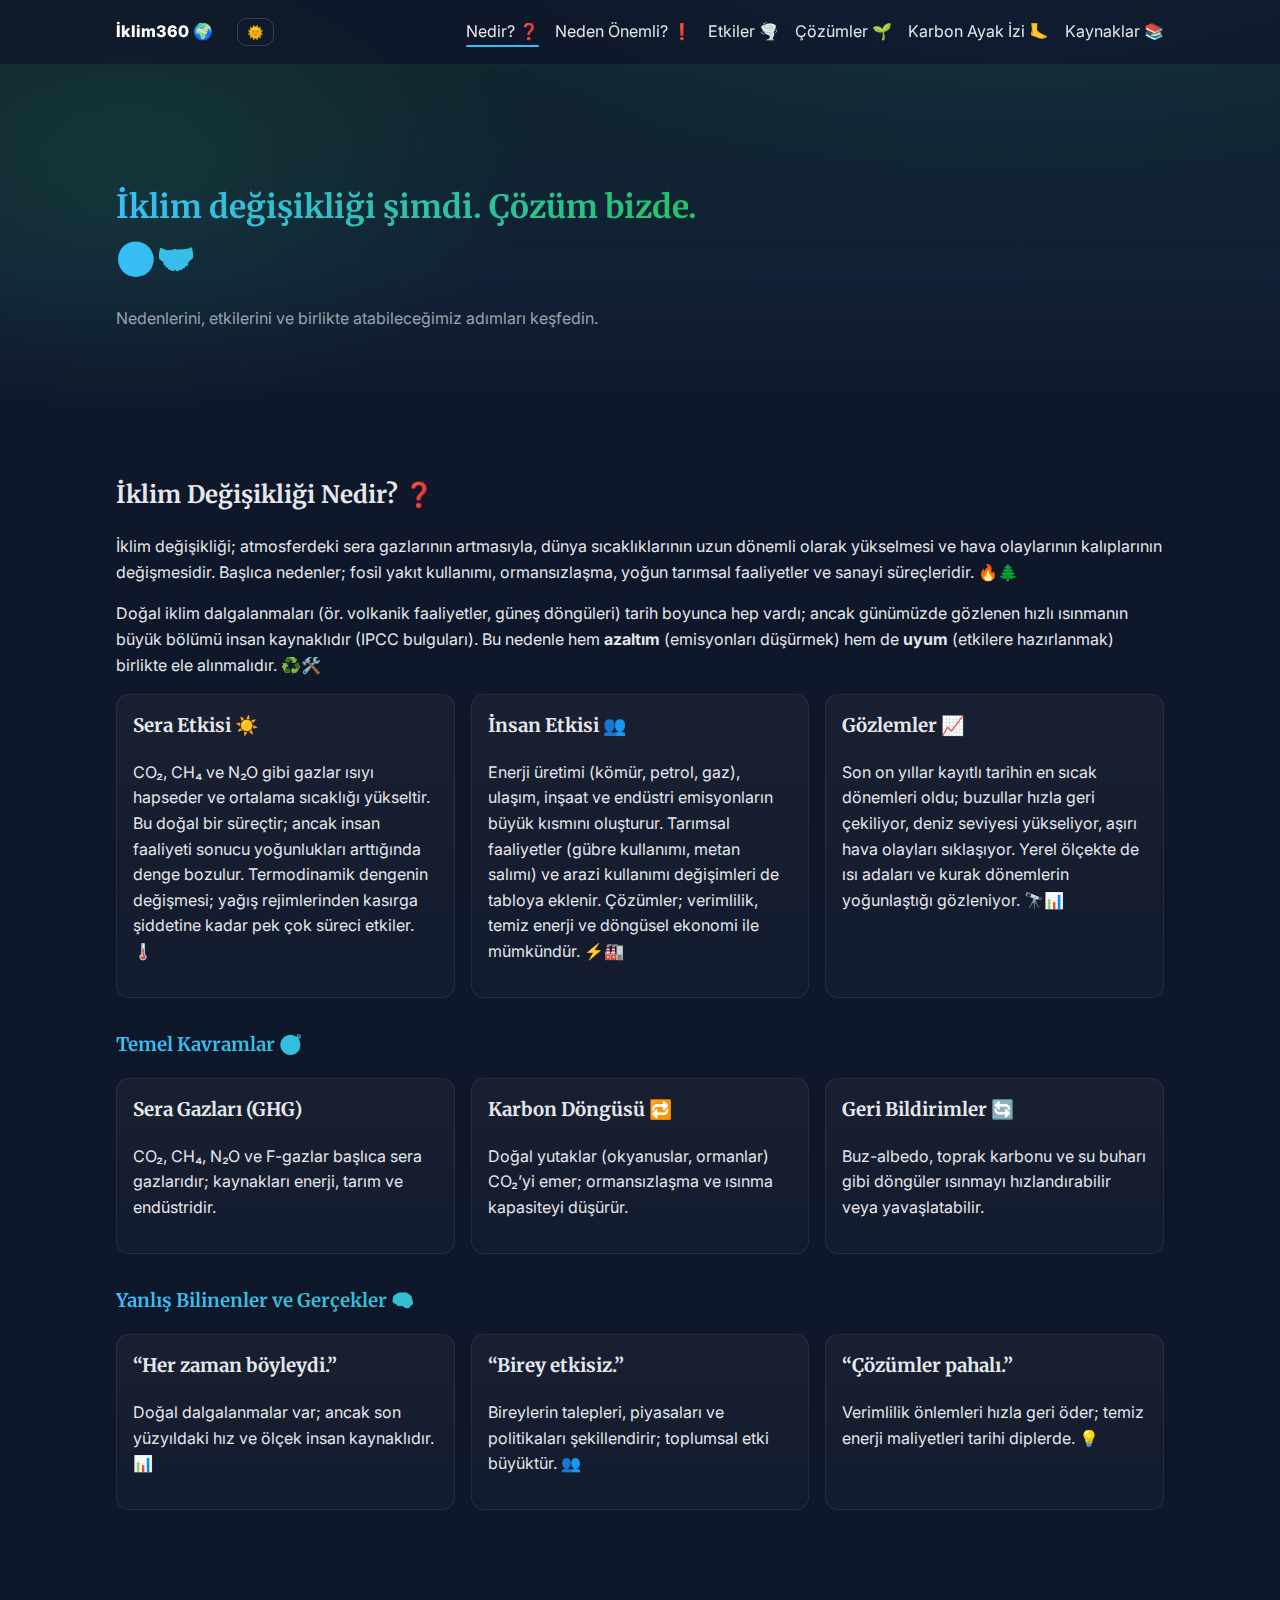
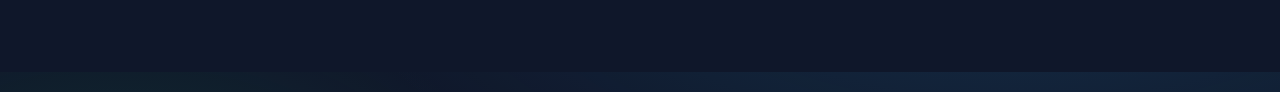
<file: index.html>
<!doctype html>
<html lang="tr">
  <head>
    <meta charset="utf-8" />
    <meta name="viewport" content="width=device-width, initial-scale=1" />
    <meta name="description" content="İklim değişikliği hakkında bilgilendirici web sitesi: nedenleri, etkileri ve çözümler." />
    <meta property="og:title" content="İklim Değişikliği | İklim360" />
    <meta property="og:description" content="İklim değişikliği nedir? Neden önemli? Etkiler ve çözümler." />
    <meta property="og:type" content="website" />
    <meta property="og:locale" content="tr_TR" />
    <meta name="theme-color" content="#0f172a" />
    <title>İklim Değişikliği | Bilgilendirici Site</title>
    <link rel="icon" href="favicon.svg" type="image/svg+xml" />
    <link rel="preconnect" href="https://fonts.googleapis.com" />
    <link rel="preconnect" href="https://fonts.gstatic.com" crossorigin />
    <link href="https://fonts.googleapis.com/css2?family=Inter:wght@400;600;800&family=Merriweather:wght@700&display=swap" rel="stylesheet" />
    <link rel="stylesheet" href="style.css" />
  </head>
  <body class="is-loading">
    <a class="skip-link" href="#icerik">İçeriğe geç</a>

    <header class="site-header">
      <div class="container nav">
        <div class="brand">
          <a href="index.html" class="logo" aria-label="Anasayfa">İklim360 🌍</a>
          <button class="theme-toggle" aria-label="Tema değiştir">🌞</button>
        </div>
        <nav aria-label="Ana menü">
          <button class="nav-toggle" aria-controls="ana-menu" aria-expanded="false">Menü</button>
          <ul id="ana-menu" class="menu">
            <li><a href="index.html#nedir">Nedir? ❓</a></li>
            <li><a href="neden-onemli.html">Neden Önemli? ❗️</a></li>
            <li><a href="etkiler.html">Etkiler 🌪️</a></li>
            <li><a href="cozumler.html">Çözümler 🌱</a></li>
            <li><a href="karbon-ayak-izi.html">Karbon Ayak İzi 🦶</a></li>
            <li><a href="kaynaklar.html">Kaynaklar 📚</a></li>
          </ul>
        </nav>
      </div>
    </header>

    <main id="icerik">
      <section class="hero reveal" aria-labelledby="hero-baslik">
        <div class="container hero-grid">
          <div>
            <h1 id="hero-baslik" class="gradient-text">İklim değişikliği şimdi. Çözüm bizde. 🌍🤝</h1>
            <p class="lead">Nedenlerini, etkilerini ve birlikte atabileceğimiz adımları keşfedin.</p>
          </div>
          <div></div>
        </div>
      </section>

      

      <section id="nedir" class="section reveal" aria-labelledby="nedir-baslik">
        <div class="container">
          <h2 id="nedir-baslik">İklim Değişikliği Nedir? ❓</h2>
          <p>
            İklim değişikliği; atmosferdeki sera gazlarının artmasıyla, dünya sıcaklıklarının uzun
            dönemli olarak yükselmesi ve hava olaylarının kalıplarının değişmesidir. Başlıca nedenler;
            fosil yakıt kullanımı, ormansızlaşma, yoğun tarımsal faaliyetler ve sanayi süreçleridir. 🔥🌲
          </p>
          <p>
            Doğal iklim dalgalanmaları (ör. volkanik faaliyetler, güneş döngüleri) tarih boyunca hep vardı;
            ancak günümüzde gözlenen hızlı ısınmanın büyük bölümü insan kaynaklıdır (IPCC bulguları). Bu
            nedenle hem <strong>azaltım</strong> (emisyonları düşürmek) hem de <strong>uyum</strong> (etkilere
            hazırlanmak) birlikte ele alınmalıdır. ♻️🛠️
          </p>
          <div class="grid cols-3">
            <article class="card">
              <h3>Sera Etkisi ☀️</h3>
              <p>
                CO₂, CH₄ ve N₂O gibi gazlar ısıyı hapseder ve ortalama sıcaklığı yükseltir. Bu doğal bir
                süreçtir; ancak insan faaliyeti sonucu yoğunlukları arttığında denge bozulur. Termodinamik
                dengenin değişmesi; yağış rejimlerinden kasırga şiddetine kadar pek çok süreci etkiler. 🌡️
              </p>
            </article>
            <article class="card">
              <h3>İnsan Etkisi 👥</h3>
              <p>
                Enerji üretimi (kömür, petrol, gaz), ulaşım, inşaat ve endüstri emisyonların büyük kısmını
                oluşturur. Tarımsal faaliyetler (gübre kullanımı, metan salımı) ve arazi kullanımı değişimleri
                de tabloya eklenir. Çözümler; verimlilik, temiz enerji ve döngüsel ekonomi ile mümkündür. ⚡️🏭
              </p>
            </article>
            <article class="card">
              <h3>Gözlemler 📈</h3>
              <p>
                Son on yıllar kayıtlı tarihin en sıcak dönemleri oldu; buzullar hızla geri çekiliyor, deniz
                seviyesi yükseliyor, aşırı hava olayları sıklaşıyor. Yerel ölçekte de ısı adaları ve kurak
                dönemlerin yoğunlaştığı gözleniyor. 🔭📊
              </p>
            </article>
          </div>

          <h3 style="margin-top:2rem" class="gradient-text">Temel Kavramlar 🧭</h3>
          <div class="grid cols-3">
            <article class="card">
              <h3>Sera Gazları (GHG)</h3>
              <p>CO₂, CH₄, N₂O ve F-gazlar başlıca sera gazlarıdır; kaynakları enerji, tarım ve endüstridir.</p>
            </article>
            <article class="card">
              <h3>Karbon Döngüsü 🔁</h3>
              <p>Doğal yutaklar (okyanuslar, ormanlar) CO₂’yi emer; ormansızlaşma ve ısınma kapasiteyi düşürür.</p>
            </article>
            <article class="card">
              <h3>Geri Bildirimler 🔄</h3>
              <p>Buz-albedo, toprak karbonu ve su buharı gibi döngüler ısınmayı hızlandırabilir veya yavaşlatabilir.</p>
            </article>
          </div>

          <h3 style="margin-top:2rem" class="gradient-text">Yanlış Bilinenler ve Gerçekler 🧠</h3>
          <div class="grid cols-3">
            <article class="card">
              <h3>“Her zaman böyleydi.”</h3>
              <p>Doğal dalgalanmalar var; ancak son yüzyıldaki hız ve ölçek insan kaynaklıdır. 📊</p>
            </article>
            <article class="card">
              <h3>“Birey etkisiz.”</h3>
              <p>Bireylerin talepleri, piyasaları ve politikaları şekillendirir; toplumsal etki büyüktür. 👥</p>
            </article>
            <article class="card">
              <h3>“Çözümler pahalı.”</h3>
              <p>Verimlilik önlemleri hızla geri öder; temiz enerji maliyetleri tarihi diplerde. 💡</p>
            </article>
          </div>
        </div>
      </section>

      

      
    </main>

    <footer class="site-footer reveal">
      <div class="container">
        <p>© <span id="yil"></span> İklim360 — Bilgi güçtür, eylem değişimdir.</p>
      </div>
    </footer>
    <button id="to-top" aria-label="Yukarı dön">⬆︎</button>

    <script src="script.js" defer></script>
  </body>
  </html>
</file>
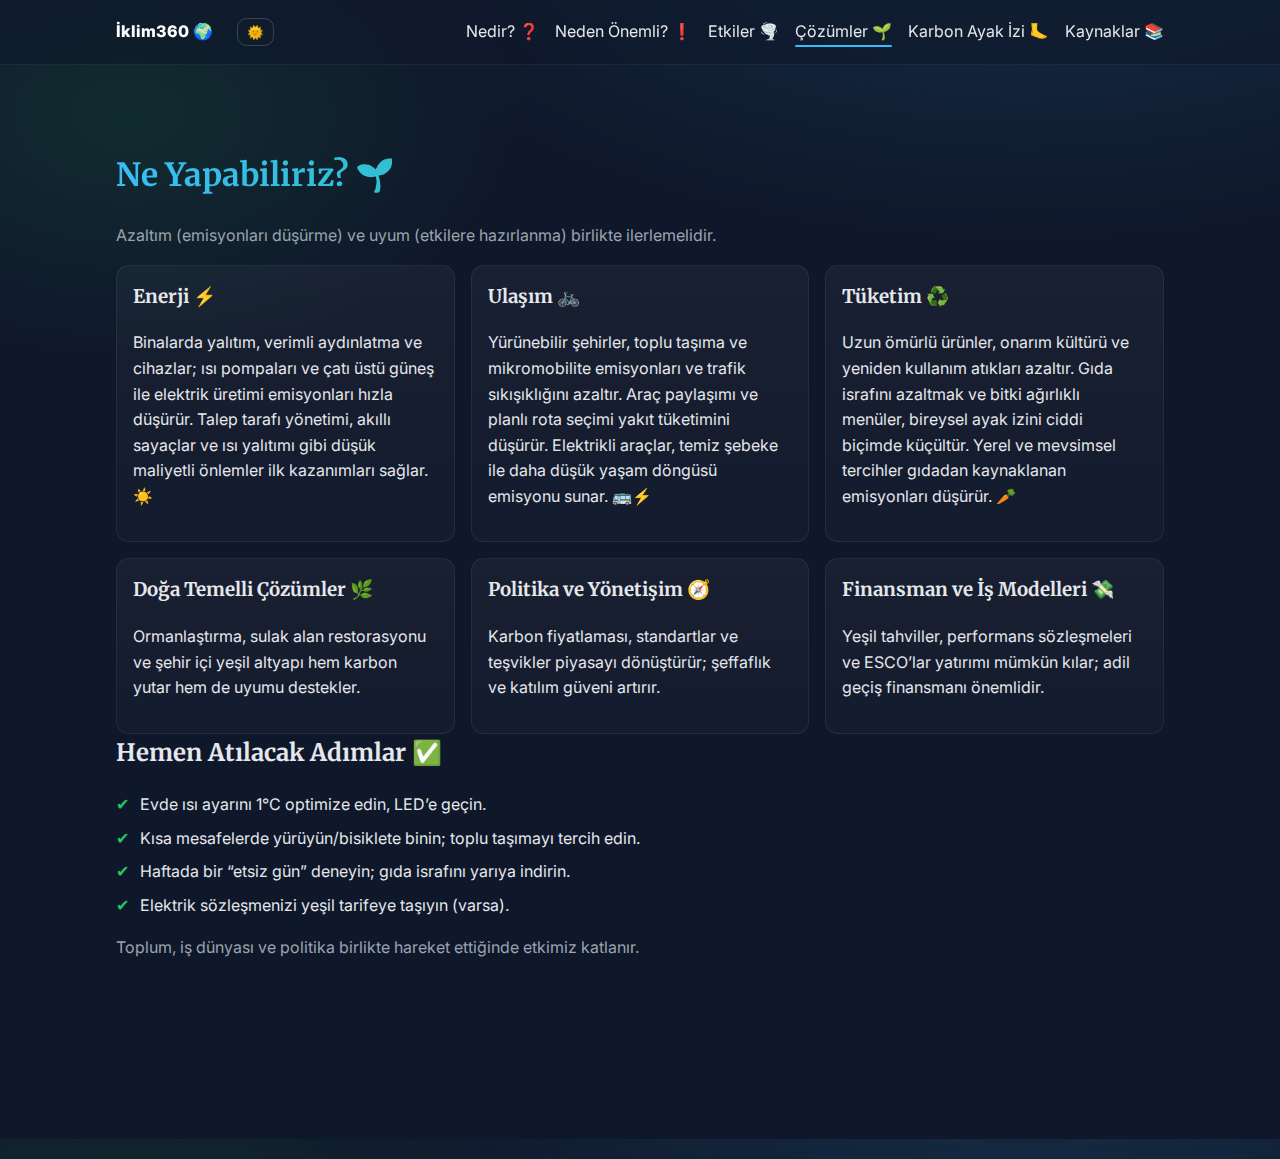
<file: cozumler.html>
<!doctype html>
<html lang="tr">
  <head>
    <meta charset="utf-8" />
    <meta name="viewport" content="width=device-width, initial-scale=1" />
    <meta name="description" content="İklim değişikliğiyle mücadelede enerji, ulaşım ve tüketim odaklı çözümler." />
    <meta property="og:title" content="Çözümler | İklim360" />
    <meta property="og:description" content="Enerji verimliliği, sürdürülebilir ulaşım ve bilinçli tüketim çözümleri." />
    <meta property="og:type" content="website" />
    <meta property="og:locale" content="tr_TR" />
    <meta name="theme-color" content="#0f172a" />
    <title>Çözümler | İklim360</title>
    <link rel="icon" href="favicon.svg" type="image/svg+xml" />
    <link rel="preconnect" href="https://fonts.googleapis.com" />
    <link rel="preconnect" href="https://fonts.gstatic.com" crossorigin />
    <link href="https://fonts.googleapis.com/css2?family=Inter:wght@400;600;800&family=Merriweather:wght@700&display=swap" rel="stylesheet" />
    <link rel="stylesheet" href="style.css" />
  </head>
  <body class="is-loading">
    <a class="skip-link" href="#icerik">İçeriğe geç</a>
    <header class="site-header">
      <div class="container nav">
        <div class="brand">
          <a href="index.html" class="logo" aria-label="Anasayfa">İklim360 🌍</a>
          <button class="theme-toggle" aria-label="Tema değiştir">🌞</button>
        </div>
        <nav aria-label="Ana menü">
          <button class="nav-toggle" aria-controls="ana-menu" aria-expanded="false">Menü</button>
          <ul id="ana-menu" class="menu">
            <li><a href="index.html#nedir">Nedir? ❓</a></li>
            <li><a href="neden-onemli.html">Neden Önemli? ❗️</a></li>
            <li><a href="etkiler.html">Etkiler 🌪️</a></li>
            <li><a href="cozumler.html">Çözümler 🌱</a></li>
            <li><a href="karbon-ayak-izi.html">Karbon Ayak İzi 🦶</a></li>
            <li><a href="kaynaklar.html">Kaynaklar 📚</a></li>
          </ul>
        </nav>
      </div>
    </header>
    <main id="icerik" class="section reveal">
      <div class="container">
        <h1 class="gradient-text">Ne Yapabiliriz? 🌱</h1>
        
        
        <p class="lead">Azaltım (emisyonları düşürme) ve uyum (etkilere hazırlanma) birlikte ilerlemelidir.</p>
        
        <div class="grid cols-3">
          <article class="card">
            <h3>Enerji ⚡️</h3>
            <p>
              Binalarda yalıtım, verimli aydınlatma ve cihazlar; ısı pompaları ve çatı üstü güneş ile elektrik
              üretimi emisyonları hızla düşürür. Talep tarafı yönetimi, akıllı sayaçlar ve ısı yalıtımı gibi
              düşük maliyetli önlemler ilk kazanımları sağlar. ☀️
            </p>
          </article>
          <article class="card">
            <h3>Ulaşım 🚲</h3>
            <p>
              Yürünebilir şehirler, toplu taşıma ve mikromobilite emisyonları ve trafik sıkışıklığını azaltır.
              Araç paylaşımı ve planlı rota seçimi yakıt tüketimini düşürür. Elektrikli araçlar, temiz şebeke ile
              daha düşük yaşam döngüsü emisyonu sunar. 🚌⚡️
            </p>
          </article>
          <article class="card">
            <h3>Tüketim ♻️</h3>
            <p>
              Uzun ömürlü ürünler, onarım kültürü ve yeniden kullanım atıkları azaltır. Gıda israfını azaltmak ve
              bitki ağırlıklı menüler, bireysel ayak izini ciddi biçimde küçültür. Yerel ve mevsimsel tercihler
              gıdadan kaynaklanan emisyonları düşürür. 🥕
            </p>
          </article>
        </div>
        <div class="grid cols-3" style="margin-top:1rem">
          <article class="card">
            <h3>Doğa Temelli Çözümler 🌿</h3>
            <p>Ormanlaştırma, sulak alan restorasyonu ve şehir içi yeşil altyapı hem karbon yutar hem de uyumu destekler.</p>
          </article>
          <article class="card">
            <h3>Politika ve Yönetişim 🧭</h3>
            <p>Karbon fiyatlaması, standartlar ve teşvikler piyasayı dönüştürür; şeffaflık ve katılım güveni artırır.</p>
          </article>
          <article class="card">
            <h3>Finansman ve İş Modelleri 💸</h3>
            <p>Yeşil tahviller, performans sözleşmeleri ve ESCO’lar yatırımı mümkün kılar; adil geçiş finansmanı önemlidir.</p>
          </article>
        </div>
        <h2>Hemen Atılacak Adımlar ✅</h2>
        <ul class="list-check">
          <li>Evde ısı ayarını 1°C optimize edin, LED’e geçin.</li>
          <li>Kısa mesafelerde yürüyün/bisiklete binin; toplu taşımayı tercih edin.</li>
          <li>Haftada bir “etsiz gün” deneyin; gıda israfını yarıya indirin.</li>
          <li>Elektrik sözleşmenizi yeşil tarifeye taşıyın (varsa).</li>
        </ul>
        <p class="note">Toplum, iş dünyası ve politika birlikte hareket ettiğinde etkimiz katlanır.</p>
      </div>
    </main>
    <footer class="site-footer reveal">
      <div class="container">
        <p>© <span id="yil"></span> İklim360</p>
      </div>
    </footer>
    <button id="to-top" aria-label="Yukarı dön">⬆︎</button>
    <script src="script.js" defer></script>
  </body>
  </html>
</file>
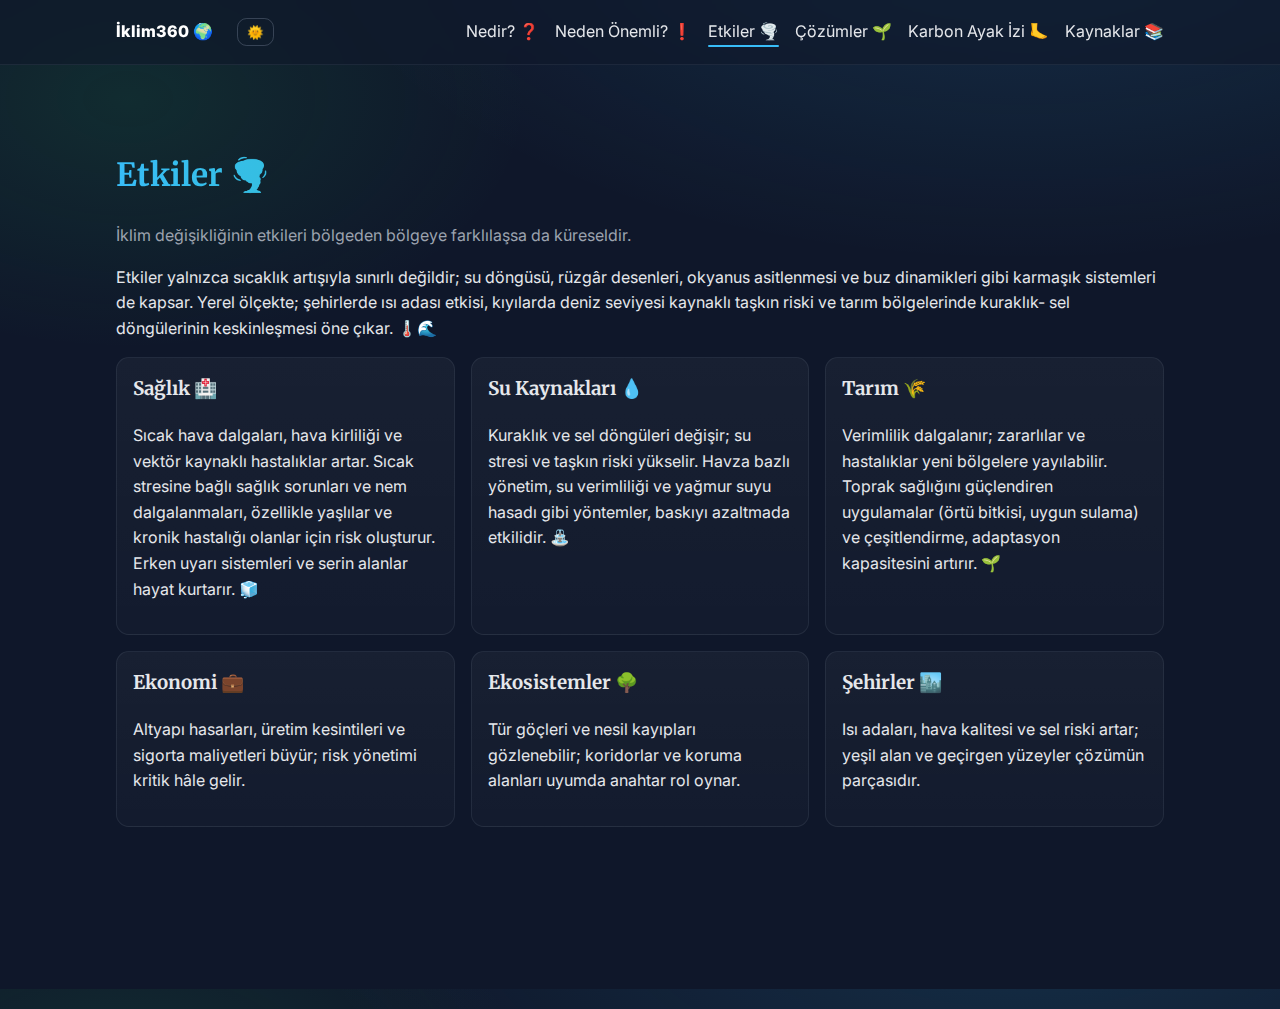
<file: etkiler.html>
<!doctype html>
<html lang="tr">
  <head>
    <meta charset="utf-8" />
    <meta name="viewport" content="width=device-width, initial-scale=1" />
    <meta name="description" content="İklim değişikliğinin sağlık, su kaynakları ve tarım üzerindeki etkileri." />
    <meta property="og:title" content="Etkiler | İklim360" />
    <meta property="og:description" content="İklim değişikliğinin sağlık, su ve tarım alanındaki etkileri." />
    <meta property="og:type" content="website" />
    <meta property="og:locale" content="tr_TR" />
    <meta name="theme-color" content="#0f172a" />
    <title>Etkiler | İklim360</title>
    <link rel="icon" href="favicon.svg" type="image/svg+xml" />
    <link rel="preconnect" href="https://fonts.googleapis.com" />
    <link rel="preconnect" href="https://fonts.gstatic.com" crossorigin />
    <link href="https://fonts.googleapis.com/css2?family=Inter:wght@400;600;800&family=Merriweather:wght@700&display=swap" rel="stylesheet" />
    <link rel="stylesheet" href="style.css" />
  </head>
  <body class="is-loading">
    <a class="skip-link" href="#icerik">İçeriğe geç</a>
    <header class="site-header">
      <div class="container nav">
        <div class="brand">
          <a href="index.html" class="logo" aria-label="Anasayfa">İklim360 🌍</a>
          <button class="theme-toggle" aria-label="Tema değiştir">🌞</button>
        </div>
        <nav aria-label="Ana menü">
          <button class="nav-toggle" aria-controls="ana-menu" aria-expanded="false">Menü</button>
          <ul id="ana-menu" class="menu">
            <li><a href="index.html#nedir">Nedir? ❓</a></li>
            <li><a href="neden-onemli.html">Neden Önemli? ❗️</a></li>
            <li><a href="etkiler.html">Etkiler 🌪️</a></li>
            <li><a href="cozumler.html">Çözümler 🌱</a></li>
            <li><a href="karbon-ayak-izi.html">Karbon Ayak İzi 🦶</a></li>
            <li><a href="kaynaklar.html">Kaynaklar 📚</a></li>
          </ul>
        </nav>
      </div>
    </header>
    <main id="icerik" class="section reveal">
      <div class="container">
        <h1 class="gradient-text">Etkiler 🌪️</h1>
        
        
        <p class="lead">İklim değişikliğinin etkileri bölgeden bölgeye farklılaşsa da küreseldir.</p>
        
        <p>
          Etkiler yalnızca sıcaklık artışıyla sınırlı değildir; su döngüsü, rüzgâr desenleri, okyanus
          asitlenmesi ve buz dinamikleri gibi karmaşık sistemleri de kapsar. Yerel ölçekte; şehirlerde ısı
          adası etkisi, kıyılarda deniz seviyesi kaynaklı taşkın riski ve tarım bölgelerinde kuraklık-
          sel döngülerinin keskinleşmesi öne çıkar. 🌡️🌊
        </p>
        <div class="grid cols-3">
          <article class="card">
            <h3>Sağlık 🏥</h3>
            <p>
              Sıcak hava dalgaları, hava kirliliği ve vektör kaynaklı hastalıklar artar. Sıcak stresine bağlı
              sağlık sorunları ve nem dalgalanmaları, özellikle yaşlılar ve kronik hastalığı olanlar için risk
              oluşturur. Erken uyarı sistemleri ve serin alanlar hayat kurtarır. 🧊
            </p>
          </article>
          <article class="card">
            <h3>Su Kaynakları 💧</h3>
            <p>
              Kuraklık ve sel döngüleri değişir; su stresi ve taşkın riski yükselir. Havza bazlı yönetim,
              su verimliliği ve yağmur suyu hasadı gibi yöntemler, baskıyı azaltmada etkilidir. ⛲️
            </p>
          </article>
          <article class="card">
            <h3>Tarım 🌾</h3>
            <p>
              Verimlilik dalgalanır; zararlılar ve hastalıklar yeni bölgelere yayılabilir. Toprak sağlığını
              güçlendiren uygulamalar (örtü bitkisi, uygun sulama) ve çeşitlendirme, adaptasyon kapasitesini artırır. 🌱
            </p>
          </article>
        </div>

        <div class="grid cols-3" style="margin-top:1rem">
          <article class="card">
            <h3>Ekonomi 💼</h3>
            <p>Altyapı hasarları, üretim kesintileri ve sigorta maliyetleri büyür; risk yönetimi kritik hâle gelir.</p>
          </article>
          <article class="card">
            <h3>Ekosistemler 🌳</h3>
            <p>Tür göçleri ve nesil kayıpları gözlenebilir; koridorlar ve koruma alanları uyumda anahtar rol oynar.</p>
          </article>
          <article class="card">
            <h3>Şehirler 🏙️</h3>
            <p>Isı adaları, hava kalitesi ve sel riski artar; yeşil alan ve geçirgen yüzeyler çözümün parçasıdır.</p>
          </article>
        </div>
      </div>
    </main>
    <footer class="site-footer reveal">
      <div class="container">
        <p>© <span id="yil"></span> İklim360</p>
      </div>
    </footer>
    <button id="to-top" aria-label="Yukarı dön">⬆︎</button>
    <script src="script.js" defer></script>
  </body>
  </html>
</file>
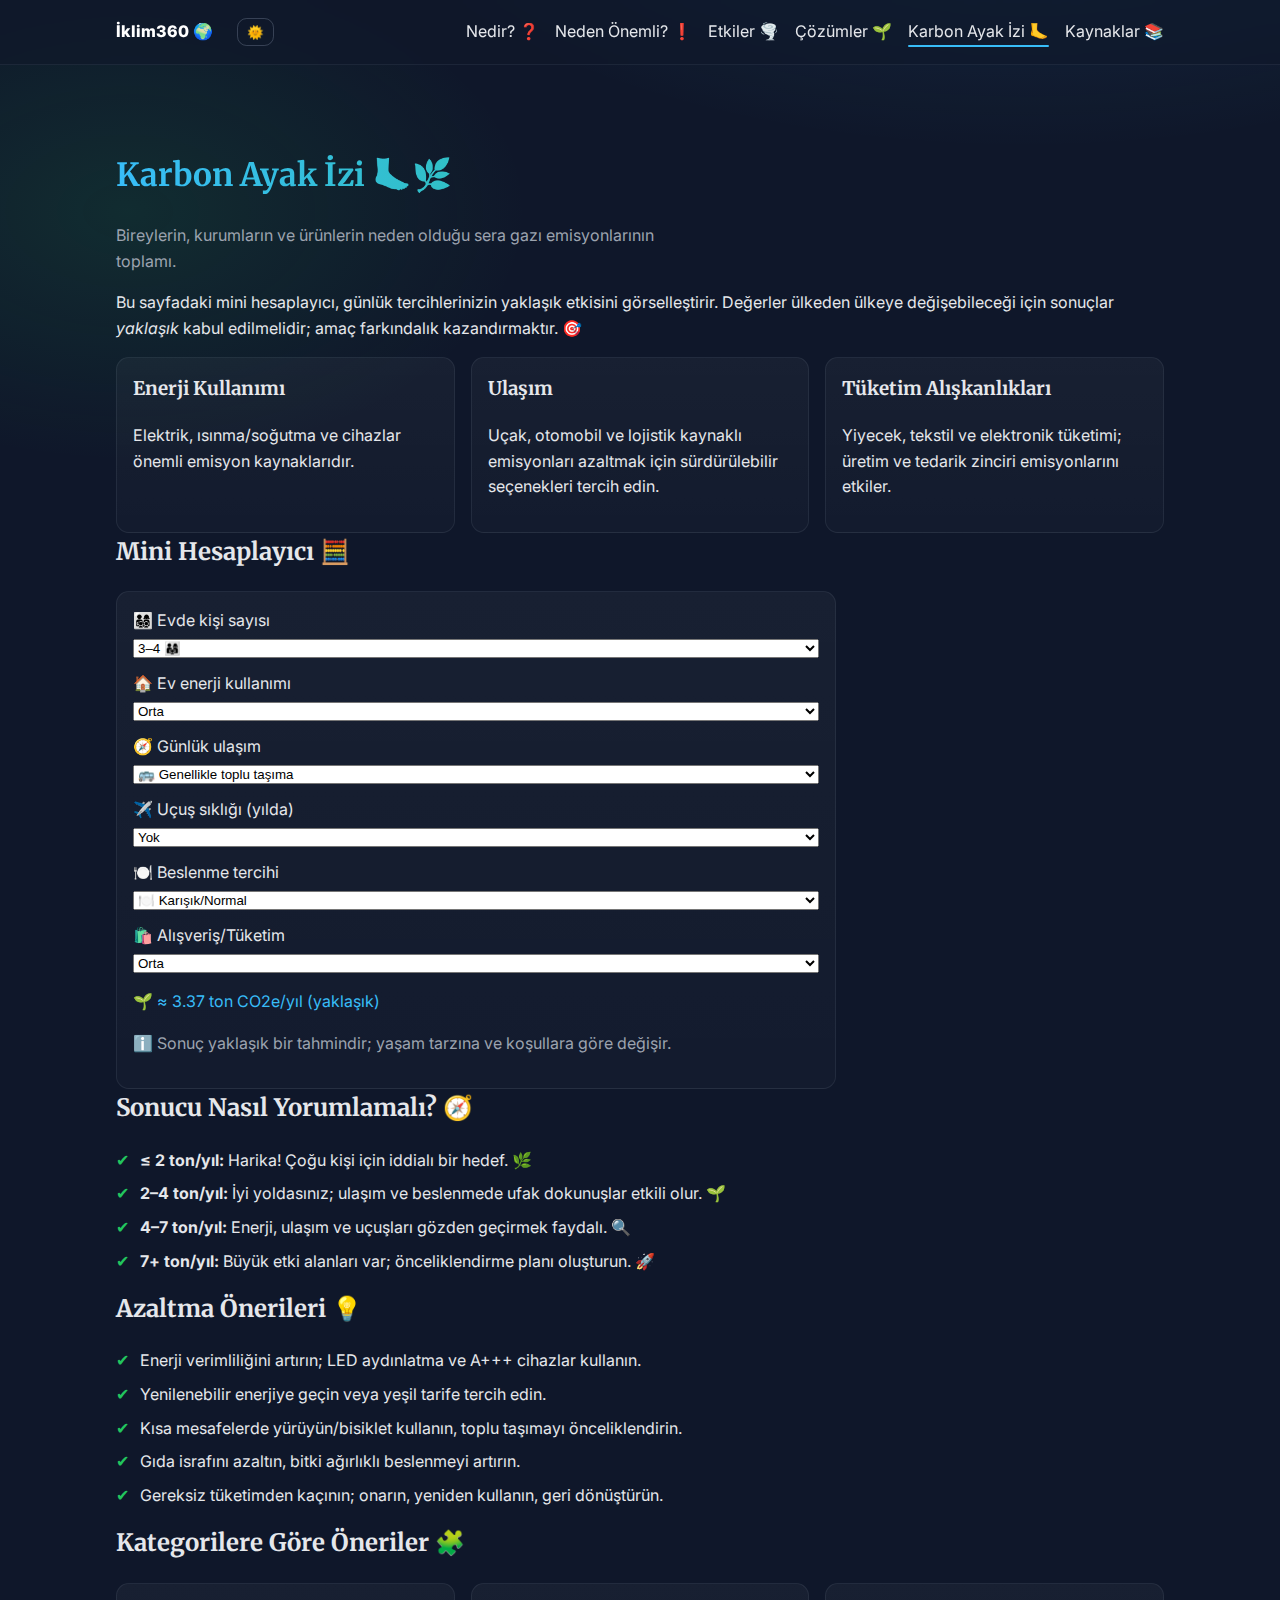
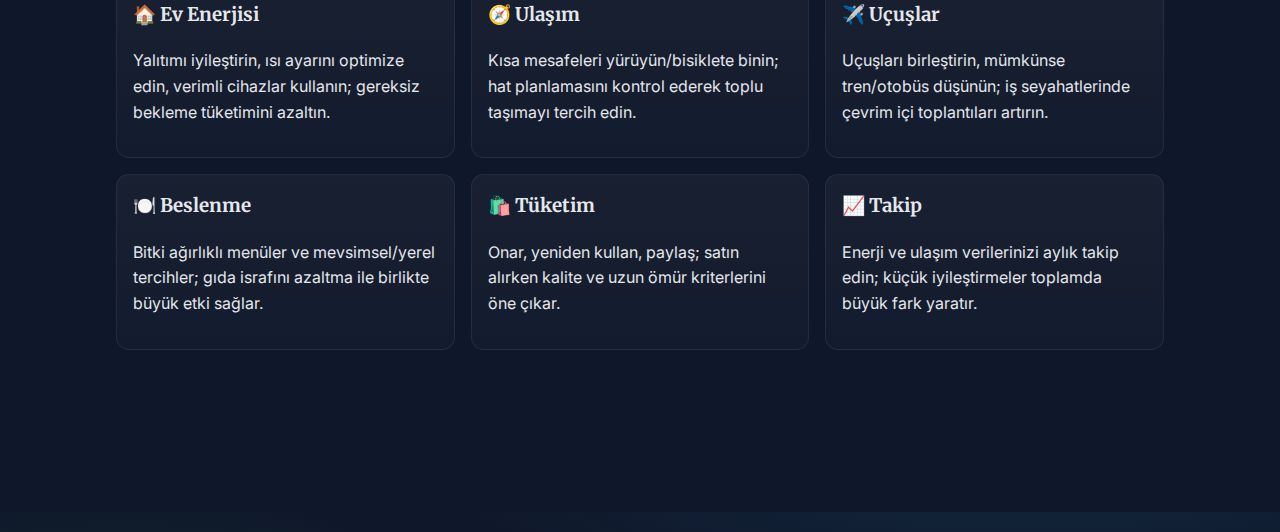
<file: karbon-ayak-izi.html>
<!doctype html>
<html lang="tr">
  <head>
    <meta charset="utf-8" />
    <meta name="viewport" content="width=device-width, initial-scale=1" />
    <meta name="description" content="Basit karbon ayak izi hesaplayıcı ile yıllık emisyon tahmininizi görün." />
    <meta property="og:title" content="Karbon Ayak İzi | İklim360" />
    <meta property="og:description" content="Elektrik, doğalgaz, ulaşım ve beslenme verilerine göre yaklaşık CO2e hesaplama." />
    <meta property="og:type" content="website" />
    <meta property="og:locale" content="tr_TR" />
    <meta name="theme-color" content="#0f172a" />
    <title>Karbon Ayak İzi | İklim360</title>
    <link rel="icon" href="favicon.svg" type="image/svg+xml" />
    <link rel="preconnect" href="https://fonts.googleapis.com" />
    <link rel="preconnect" href="https://fonts.gstatic.com" crossorigin />
    <link href="https://fonts.googleapis.com/css2?family=Inter:wght@400;600;800&family=Merriweather:wght@700&display=swap" rel="stylesheet" />
    <link rel="stylesheet" href="style.css" />
  </head>
  <body class="is-loading">
    <a class="skip-link" href="#icerik">İçeriğe geç</a>
    <header class="site-header">
      <div class="container nav">
        <div class="brand">
          <a href="index.html" class="logo" aria-label="Anasayfa">İklim360 🌍</a>
          <button class="theme-toggle" aria-label="Tema değiştir">🌞</button>
        </div>
        <nav aria-label="Ana menü">
          <button class="nav-toggle" aria-controls="ana-menu" aria-expanded="false">Menü</button>
          <ul id="ana-menu" class="menu">
            <li><a href="index.html#nedir">Nedir? ❓</a></li>
            <li><a href="neden-onemli.html">Neden Önemli? ❗️</a></li>
            <li><a href="etkiler.html">Etkiler 🌪️</a></li>
            <li><a href="cozumler.html">Çözümler 🌱</a></li>
            <li><a href="karbon-ayak-izi.html">Karbon Ayak İzi 🦶</a></li>
            <li><a href="kaynaklar.html">Kaynaklar 📚</a></li>
          </ul>
        </nav>
      </div>
    </header>
    <main id="icerik" class="section reveal">
      <div class="container">
        <h1 class="gradient-text">Karbon Ayak İzi 🦶🌿</h1>
        
        <p class="lead">Bireylerin, kurumların ve ürünlerin neden olduğu sera gazı emisyonlarının toplamı.</p>
        <p>
          Bu sayfadaki mini hesaplayıcı, günlük tercihlerinizin yaklaşık etkisini görselleştirir. Değerler
          ülkeden ülkeye değişebileceği için sonuçlar <em>yaklaşık</em> kabul edilmelidir; amaç farkındalık kazandırmaktır. 🎯
        </p>
        
        <div class="grid cols-3">
          <article class="card">
            <h3>Enerji Kullanımı</h3>
            <p>Elektrik, ısınma/soğutma ve cihazlar önemli emisyon kaynaklarıdır.</p>
          </article>
          <article class="card">
            <h3>Ulaşım</h3>
            <p>Uçak, otomobil ve lojistik kaynaklı emisyonları azaltmak için sürdürülebilir seçenekleri tercih edin.</p>
          </article>
          <article class="card">
            <h3>Tüketim Alışkanlıkları</h3>
            <p>Yiyecek, tekstil ve elektronik tüketimi; üretim ve tedarik zinciri emisyonlarını etkiler.</p>
          </article>
        </div>
        <h2>Mini Hesaplayıcı 🧮</h2>
        <form id="cf-calc" class="form card" style="max-width:720px;">
          <div class="form-row">
            <label for="cf-people">👨‍👩‍👧‍👦 Evde kişi sayısı</label>
            <select id="cf-people">
              <option value="1">1 👤</option>
              <option value="2">2 👥</option>
              <option value="3.5" selected>3–4 👨‍👩‍👧</option>
              <option value="5">5+ 👨‍👩‍👧‍👦</option>
            </select>
          </div>
          <div class="form-row">
            <label for="cf-home">🏠 Ev enerji kullanımı</label>
            <select id="cf-home">
              <option value="low">Düşük (tasarruflu)</option>
              <option value="med" selected>Orta</option>
              <option value="high">Yüksek</option>
            </select>
          </div>
          <div class="form-row">
            <label for="cf-transport">🧭 Günlük ulaşım</label>
            <select id="cf-transport">
              <option value="walk">🚶‍♀️/🚲 Çoğunlukla yürüyüş/bisiklet</option>
              <option value="transit" selected>🚌 Genellikle toplu taşıma</option>
              <option value="car_low">🚗 Araç (az)</option>
              <option value="car_high">🚗💨 Araç (çok)</option>
            </select>
          </div>
          <div class="form-row">
            <label for="cf-flights">✈️ Uçuş sıklığı (yılda)</label>
            <select id="cf-flights">
              <option value="none" selected>Yok</option>
              <option value="few">1–2</option>
              <option value="some">3–5</option>
              <option value="many">6+</option>
            </select>
          </div>
          <div class="form-row">
            <label for="cf-diet">🍽️ Beslenme tercihi</label>
            <select id="cf-diet">
              <option value="vegan">🥦 Vegan</option>
              <option value="vejetaryen">🧀 Vejetaryen</option>
              <option value="normal" selected>🍽️ Karışık/Normal</option>
              <option value="et">🍖 Et ağırlıklı</option>
            </select>
          </div>
          <div class="form-row">
            <label for="cf-shop">🛍️ Alışveriş/Tüketim</label>
            <select id="cf-shop">
              <option value="low">Az alırım</option>
              <option value="med" selected>Orta</option>
              <option value="high">Sık alışveriş yaparım</option>
            </select>
          </div>
          <p class="form-status" data-out></p>
          <p class="muted">ℹ️ Sonuç yaklaşık bir tahmindir; yaşam tarzına ve koşullara göre değişir.</p>
        </form>

        <h2>Sonucu Nasıl Yorumlamalı? 🧭</h2>
        <ul class="list-check">
          <li><strong>≤ 2 ton/yıl:</strong> Harika! Çoğu kişi için iddialı bir hedef. 🌿</li>
          <li><strong>2–4 ton/yıl:</strong> İyi yoldasınız; ulaşım ve beslenmede ufak dokunuşlar etkili olur. 🌱</li>
          <li><strong>4–7 ton/yıl:</strong> Enerji, ulaşım ve uçuşları gözden geçirmek faydalı. 🔍</li>
          <li><strong>7+ ton/yıl:</strong> Büyük etki alanları var; önceliklendirme planı oluşturun. 🚀</li>
        </ul>

        <h2>Azaltma Önerileri 💡</h2>
        <ul class="list-check">
          <li>Enerji verimliliğini artırın; LED aydınlatma ve A+++ cihazlar kullanın.</li>
          <li>Yenilenebilir enerjiye geçin veya yeşil tarife tercih edin.</li>
          <li>Kısa mesafelerde yürüyün/bisiklet kullanın, toplu taşımayı önceliklendirin.</li>
          <li>Gıda israfını azaltın, bitki ağırlıklı beslenmeyi artırın.</li>
          <li>Gereksiz tüketimden kaçının; onarın, yeniden kullanın, geri dönüştürün.</li>
        </ul>

        <h2>Kategorilere Göre Öneriler 🧩</h2>
        <div class="grid cols-3">
          <article class="card">
            <h3>🏠 Ev Enerjisi</h3>
            <p>Yalıtımı iyileştirin, ısı ayarını optimize edin, verimli cihazlar kullanın; gereksiz bekleme tüketimini azaltın.</p>
          </article>
          <article class="card">
            <h3>🧭 Ulaşım</h3>
            <p>Kısa mesafeleri yürüyün/bisiklete binin; hat planlamasını kontrol ederek toplu taşımayı tercih edin.</p>
          </article>
          <article class="card">
            <h3>✈️ Uçuşlar</h3>
            <p>Uçuşları birleştirin, mümkünse tren/otobüs düşünün; iş seyahatlerinde çevrim içi toplantıları artırın.</p>
          </article>
        </div>
        <div class="grid cols-3" style="margin-top:1rem">
          <article class="card">
            <h3>🍽️ Beslenme</h3>
            <p>Bitki ağırlıklı menüler ve mevsimsel/yerel tercihler; gıda israfını azaltma ile birlikte büyük etki sağlar.</p>
          </article>
          <article class="card">
            <h3>🛍️ Tüketim</h3>
            <p>Onar, yeniden kullan, paylaş; satın alırken kalite ve uzun ömür kriterlerini öne çıkar.</p>
          </article>
          <article class="card">
            <h3>📈 Takip</h3>
            <p>Enerji ve ulaşım verilerinizi aylık takip edin; küçük iyileştirmeler toplamda büyük fark yaratır.</p>
          </article>
        </div>
      </div>
    </main>
    <footer class="site-footer reveal">
      <div class="container">
        <p>© <span id="yil"></span> İklim360</p>
      </div>
    </footer>
    <button id="to-top" aria-label="Yukarı dön">⬆︎</button>
    <script src="script.js" defer></script>
  </body>
  </html>
</file>
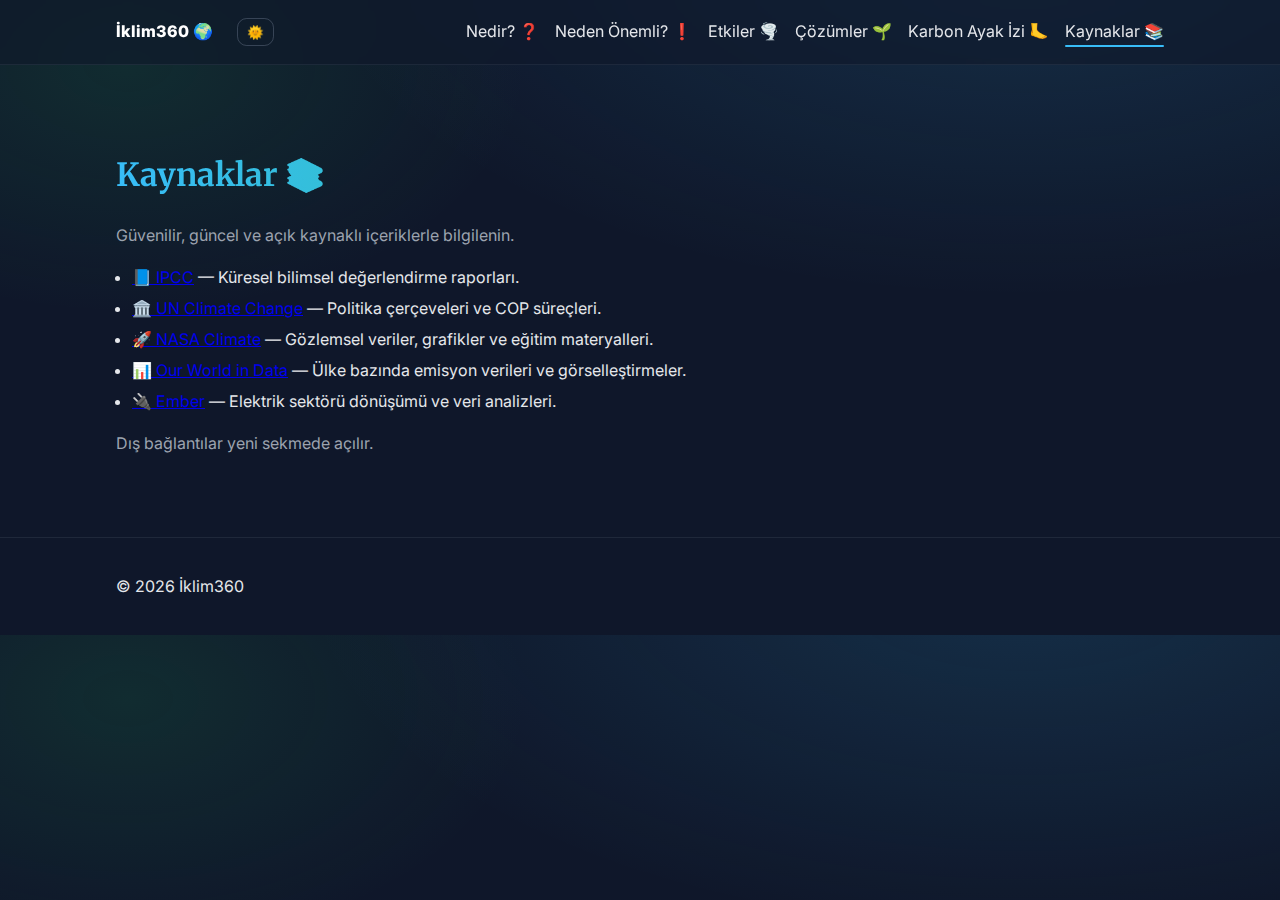
<file: kaynaklar.html>
<!doctype html>
<html lang="tr">
  <head>
    <meta charset="utf-8" />
    <meta name="viewport" content="width=device-width, initial-scale=1" />
    <meta name="description" content="İklim değişikliği hakkında güvenilir kaynaklar ve bağlantılar." />
    <meta property="og:title" content="Kaynaklar | İklim360" />
    <meta property="og:description" content="IPCC, Birleşmiş Milletler ve NASA iklim kaynakları." />
    <meta property="og:type" content="website" />
    <meta property="og:locale" content="tr_TR" />
    <meta name="theme-color" content="#0f172a" />
    <title>Kaynaklar | İklim360</title>
    <link rel="icon" href="favicon.svg" type="image/svg+xml" />
    <link rel="preconnect" href="https://fonts.googleapis.com" />
    <link rel="preconnect" href="https://fonts.gstatic.com" crossorigin />
    <link href="https://fonts.googleapis.com/css2?family=Inter:wght@400;600;800&family=Merriweather:wght@700&display=swap" rel="stylesheet" />
    <link rel="stylesheet" href="style.css" />
  </head>
  <body class="is-loading">
    <a class="skip-link" href="#icerik">İçeriğe geç</a>
    <header class="site-header">
      <div class="container nav">
        <div class="brand">
          <a href="index.html" class="logo" aria-label="Anasayfa">İklim360 🌍</a>
          <button class="theme-toggle" aria-label="Tema değiştir">🌞</button>
        </div>
        <nav aria-label="Ana menü">
          <button class="nav-toggle" aria-controls="ana-menu" aria-expanded="false">Menü</button>
          <ul id="ana-menu" class="menu">
            <li><a href="index.html#nedir">Nedir? ❓</a></li>
            <li><a href="neden-onemli.html">Neden Önemli? ❗️</a></li>
            <li><a href="etkiler.html">Etkiler 🌪️</a></li>
            <li><a href="cozumler.html">Çözümler 🌱</a></li>
            <li><a href="karbon-ayak-izi.html">Karbon Ayak İzi 🦶</a></li>
            <li><a href="kaynaklar.html">Kaynaklar 📚</a></li>
          </ul>
        </nav>
      </div>
    </header>
    <main id="icerik" class="section reveal">
      <div class="container">
        <h1 class="gradient-text">Kaynaklar 📚</h1>
        <p class="lead">Güvenilir, güncel ve açık kaynaklı içeriklerle bilgilenin.</p>
        <ul class="links">
          <li><a href="https://www.ipcc.ch/" target="_blank" rel="noopener">📘 IPCC</a> — Küresel bilimsel değerlendirme raporları.</li>
          <li><a href="https://www.un.org/climatechange" target="_blank" rel="noopener">🏛️ UN Climate Change</a> — Politika çerçeveleri ve COP süreçleri.</li>
          <li><a href="https://climate.nasa.gov/" target="_blank" rel="noopener">🚀 NASA Climate</a> — Gözlemsel veriler, grafikler ve eğitim materyalleri.</li>
          <li><a href="https://ourworldindata.org/co2-and-greenhouse-gas-emissions" target="_blank" rel="noopener">📊 Our World in Data</a> — Ülke bazında emisyon verileri ve görselleştirmeler.</li>
          <li><a href="https://ember-climate.org/" target="_blank" rel="noopener">🔌 Ember</a> — Elektrik sektörü dönüşümü ve veri analizleri.</li>
        </ul>
        <p class="muted">Dış bağlantılar yeni sekmede açılır.</p>
      </div>
    </main>
    <footer class="site-footer reveal">
      <div class="container">
        <p>© <span id="yil"></span> İklim360</p>
      </div>
    </footer>
    <button id="to-top" aria-label="Yukarı dön">⬆︎</button>
    <script src="script.js" defer></script>
  </body>
  </html>
</file>
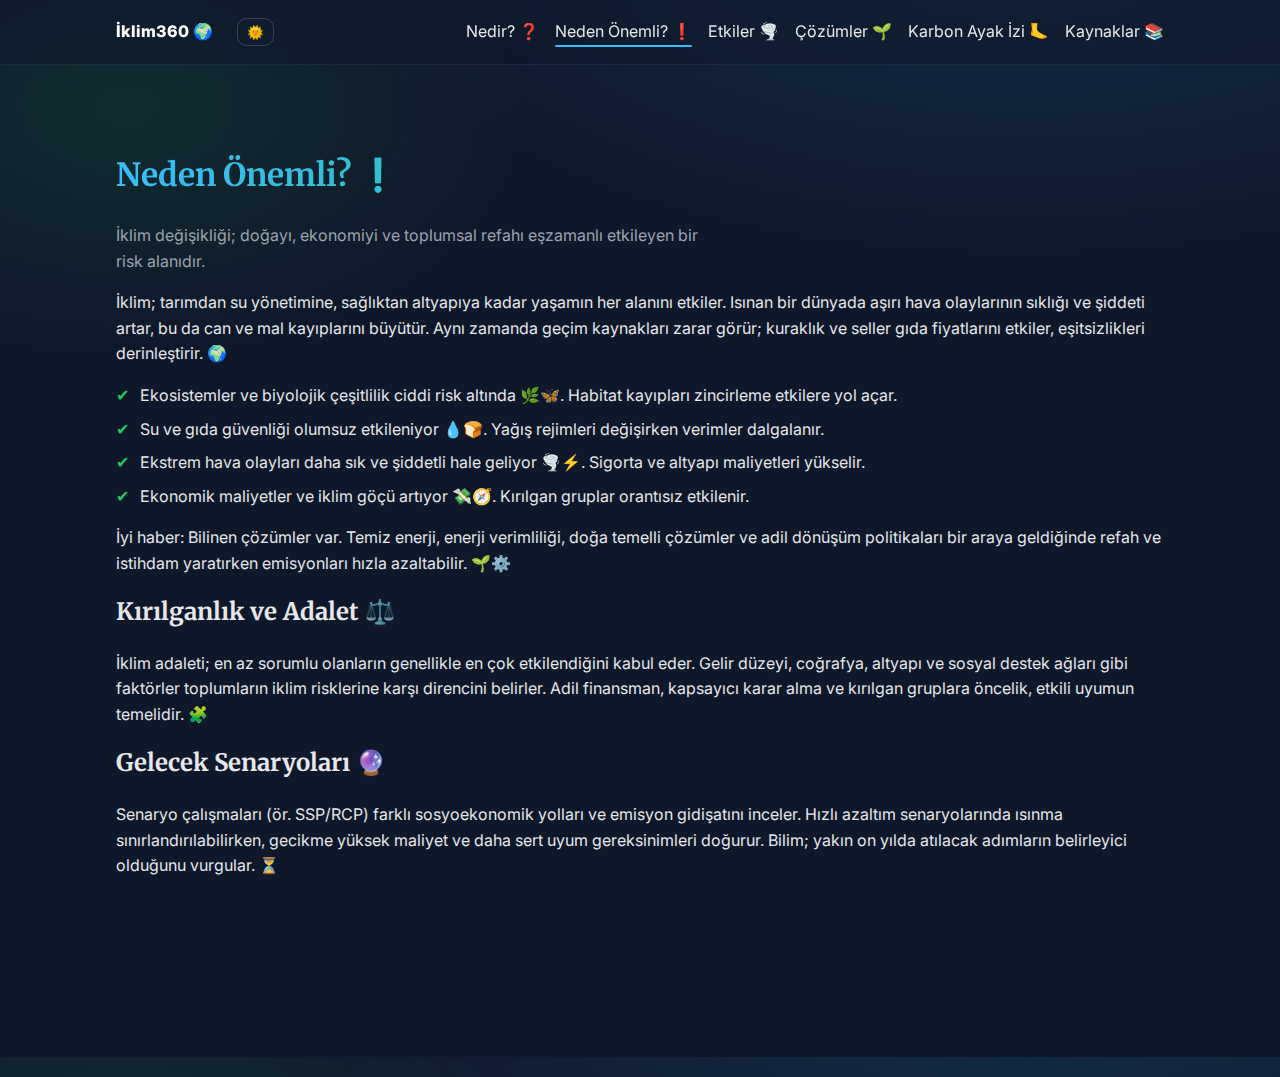
<file: neden-onemli.html>
<!doctype html>
<html lang="tr">
  <head>
    <meta charset="utf-8" />
    <meta name="viewport" content="width=device-width, initial-scale=1" />
    <meta name="description" content="İklim değişikliği neden önemlidir? Ekosistem, ekonomi ve toplum üzerindeki etkiler." />
    <meta property="og:title" content="Neden Önemli? | İklim360" />
    <meta property="og:description" content="İklim değişikliğinin ekosistem, ekonomi ve toplum üzerindeki riskleri." />
    <meta property="og:type" content="website" />
    <meta property="og:locale" content="tr_TR" />
    <meta name="theme-color" content="#0f172a" />
    <title>Neden Önemli? | İklim360</title>
    <link rel="icon" href="favicon.svg" type="image/svg+xml" />
    <link rel="preconnect" href="https://fonts.googleapis.com" />
    <link rel="preconnect" href="https://fonts.gstatic.com" crossorigin />
    <link href="https://fonts.googleapis.com/css2?family=Inter:wght@400;600;800&family=Merriweather:wght@700&display=swap" rel="stylesheet" />
    <link rel="stylesheet" href="style.css" />
  </head>
  <body class="is-loading">
    <a class="skip-link" href="#icerik">İçeriğe geç</a>
    <header class="site-header">
      <div class="container nav">
        <div class="brand">
          <a href="index.html" class="logo" aria-label="Anasayfa">İklim360 🌍</a>
          <button class="theme-toggle" aria-label="Tema değiştir">🌞</button>
        </div>
        <nav aria-label="Ana menü">
          <button class="nav-toggle" aria-controls="ana-menu" aria-expanded="false">Menü</button>
          <ul id="ana-menu" class="menu">
            <li><a href="index.html#nedir">Nedir? ❓</a></li>
            <li><a href="neden-onemli.html">Neden Önemli? ❗️</a></li>
            <li><a href="etkiler.html">Etkiler 🌪️</a></li>
            <li><a href="cozumler.html">Çözümler 🌱</a></li>
            <li><a href="karbon-ayak-izi.html">Karbon Ayak İzi 🦶</a></li>
            <li><a href="kaynaklar.html">Kaynaklar 📚</a></li>
          </ul>
        </nav>
      </div>
    </header>
    <main id="icerik" class="section reveal">
      <div class="container">
        <h1 class="gradient-text">Neden Önemli? ❗️</h1>
        
        
        <p class="lead">İklim değişikliği; doğayı, ekonomiyi ve toplumsal refahı eşzamanlı etkileyen bir risk alanıdır.</p>
        <p>
          İklim; tarımdan su yönetimine, sağlıktan altyapıya kadar yaşamın her alanını etkiler. Isınan bir
          dünyada aşırı hava olaylarının sıklığı ve şiddeti artar, bu da can ve mal kayıplarını büyütür. Aynı
          zamanda geçim kaynakları zarar görür; kuraklık ve seller gıda fiyatlarını etkiler, eşitsizlikleri
          derinleştirir. 🌍
        </p>
        <ul class="list-check">
          <li>Ekosistemler ve biyolojik çeşitlilik ciddi risk altında 🌿🦋. Habitat kayıpları zincirleme etkilere yol açar.</li>
          <li>Su ve gıda güvenliği olumsuz etkileniyor 💧🍞. Yağış rejimleri değişirken verimler dalgalanır.</li>
          <li>Ekstrem hava olayları daha sık ve şiddetli hale geliyor 🌪️⚡️. Sigorta ve altyapı maliyetleri yükselir.</li>
          <li>Ekonomik maliyetler ve iklim göçü artıyor 💸🧭. Kırılgan gruplar orantısız etkilenir.</li>
        </ul>
        <p>
          İyi haber: Bilinen çözümler var. Temiz enerji, enerji verimliliği, doğa temelli çözümler ve adil dönüşüm
          politikaları bir araya geldiğinde refah ve istihdam yaratırken emisyonları hızla azaltabilir. 🌱⚙️
        </p>

        <h2>Kırılganlık ve Adalet ⚖️</h2>
        <p>
          İklim adaleti; en az sorumlu olanların genellikle en çok etkilendiğini kabul eder. Gelir düzeyi, coğrafya,
          altyapı ve sosyal destek ağları gibi faktörler toplumların iklim risklerine karşı direncini belirler. Adil
          finansman, kapsayıcı karar alma ve kırılgan gruplara öncelik, etkili uyumun temelidir. 🧩
        </p>

        <h2>Gelecek Senaryoları 🔮</h2>
        <p>
          Senaryo çalışmaları (ör. SSP/RCP) farklı sosyoekonomik yolları ve emisyon gidişatını inceler. Hızlı azaltım
          senaryolarında ısınma sınırlandırılabilirken, gecikme yüksek maliyet ve daha sert uyum gereksinimleri doğurur.
          Bilim; yakın on yılda atılacak adımların belirleyici olduğunu vurgular. ⏳
        </p>
      </div>
    </main>
    <footer class="site-footer reveal">
      <div class="container">
        <p>© <span id="yil"></span> İklim360</p>
      </div>
    </footer>
    <button id="to-top" aria-label="Yukarı dön">⬆︎</button>
    <script src="script.js" defer></script>
  </body>
  </html>
</file>
<file: style.css>
:root {
  --bg: #0f172a;
  --panel: #111827;
  --text: #e5e7eb;
  --muted: #9ca3af;
  --primary: #22c55e;
  --primary-700: #16a34a;
  --accent: #38bdf8;
}

/* Light theme overrides */
body.light {
  --bg: #f8fafc;
  --panel: #ffffff;
  --text: #0f172a;
  --muted: #475569;
  --primary: #16a34a;
  --primary-700: #15803d;
  --accent: #0ea5e9;
}

* { box-sizing: border-box; }
html { scroll-behavior: smooth; }
body {
  margin: 0;
  font-family: "Inter", system-ui, -apple-system, Segoe UI, Roboto, Ubuntu, Cantarell, Noto Sans, "Helvetica Neue", Arial, "Apple Color Emoji", "Segoe UI Emoji";
  color: var(--text);
  background: radial-gradient(1200px 600px at 80% -10%, rgba(56,189,248,0.15), transparent 60%),
              radial-gradient(800px 500px at 10% 10%, rgba(34,197,94,0.12), transparent 50%),
              var(--bg);
  line-height: 1.6;
  transition: background-color .3s ease, color .3s ease, opacity .35s ease;
}

/* Page transitions */
body.is-loading { opacity: 0; }
body.fade-out { opacity: 0; }

h1, h2, h3 {
  font-family: "Merriweather", "Inter", Georgia, serif;
}

.container {
  max-width: 1080px;
  padding: 0 1rem;
  margin: 0 auto;
}

.skip-link {
  position: absolute;
  left: -999px;
  top: -999px;
}
.skip-link:focus {
  left: 1rem;
  top: 1rem;
  background: #000;
  color: #fff;
  padding: .5rem .75rem;
  border-radius: .5rem;
  z-index: 1000;
}

/* Header & Nav */
.site-header {
  position: sticky;
  top: 0;
  backdrop-filter: blur(8px);
  background: rgba(15,23,42,0.6);
  border-bottom: 1px solid rgba(148,163,184,0.1);
  z-index: 50;
}
body.light .site-header { background: rgba(255,255,255,0.7); border-bottom-color: rgba(15,23,42,0.08); }
.nav {
  display: flex;
  align-items: center;
  justify-content: space-between;
  min-height: 64px;
}
.logo {
  text-decoration: none;
  color: #fff;
  font-weight: 800;
  letter-spacing: .3px;
}
body.light .logo { color: #111827; }
/* Brand group: logo + theme toggle */
.brand { display: flex; align-items: center; gap: .75rem; }
nav .menu {
  display: flex;
  gap: 1rem;
  list-style: none;
  padding: 0;
  margin: 0;
}
nav a { color: var(--text); text-decoration: none; }
nav a:hover { color: #fff; }
body.light nav a:hover { color: #0f172a; }

/* Active menu underline */
nav .menu a {
  position: relative;
}
nav .menu a::after {
  content: "";
  position: absolute;
  left: 0; right: 0; bottom: -6px;
  height: 2px; border-radius: 2px;
  background: transparent;
  transform: scaleX(0);
  transform-origin: left;
  transition: transform .25s ease, background-color .25s ease;
}
nav .menu a:hover::after,
nav .menu a.active::after {
  background: var(--accent);
  transform: scaleX(1);
}

/* Theme toggle */
.theme-toggle {
  margin-left: .75rem;
  background: transparent;
  color: var(--text);
  border: 1px solid rgba(148,163,184,0.3);
  border-radius: .6rem;
  padding: .35rem .55rem;
  cursor: pointer;
}
.theme-toggle:hover { background: rgba(148,163,184,0.08); }

.nav-toggle { display: none; }

/* Hero */
.hero {
  padding: 6rem 0 4rem;
  background: linear-gradient(180deg, rgba(34,197,94,0.08), rgba(56,189,248,0.06) 60%, transparent);
}
.hero-grid { display: grid; grid-template-columns: 1.2fr 0.8fr; gap: 2rem; align-items: center; }
.art {
  width: 100%; height: auto; display: block;
  filter: drop-shadow(0 8px 24px rgba(0,0,0,.35));
}
.figure { margin: 1rem 0; }
.figure img { width: 100%; height: auto; border-radius: .8rem; border: 1px solid rgba(148,163,184,0.12); }
.figure figcaption { color: var(--muted); font-size: .9rem; margin-top: .4rem; }
.lead { color: var(--muted); max-width: 60ch; }
.hero-cta { margin-top: 1.25rem; display: flex; gap: .75rem; }

.btn {
  display: inline-block;
  border: 1px solid rgba(148,163,184,0.2);
  padding: .65rem 1rem;
  border-radius: .6rem;
  color: #e5e7eb;
  text-decoration: none;
}
.btn.primary { background: var(--primary); border-color: var(--primary); color: #052e16; }
.btn.primary:hover { background: var(--primary-700); border-color: var(--primary-700); color: #041b0f; }
.btn.ghost:hover { background: rgba(148,163,184,0.08); }

/* Sections */
.section { padding: 4rem 0; }
.section.alt { background: rgba(2,6,23,0.35); }
.section h2 { margin-top: 0; }
.note { color: var(--muted); margin-top: 1rem; }

.grid { display: grid; gap: 1rem; }
.grid.cols-3 { grid-template-columns: repeat(3, minmax(0, 1fr)); }

/* Chips (quick nav) */
.chips { display: flex; flex-wrap: wrap; gap: .6rem; }
.chip {
  display: inline-flex; align-items: center; gap: .4rem;
  padding: .4rem .7rem; border-radius: 999px; font-weight: 600;
  color: var(--text); text-decoration: none; border: 1px solid rgba(148,163,184,0.25);
  background: linear-gradient(180deg, rgba(148,163,184,0.08), rgba(148,163,184,0.04));
}
.chip:hover { background: rgba(148,163,184,0.12); }

/* Stats */
.stats { display: grid; grid-template-columns: repeat(3, minmax(0,1fr)); gap: 1rem; }
.stat {
  background: linear-gradient(180deg, rgba(255,255,255,0.04), rgba(255,255,255,0.02));
  border: 1px solid rgba(148,163,184,0.12);
  border-radius: .8rem; padding: 1rem;
  text-align: center;
}
.stat .value { font-size: 2rem; font-weight: 800; letter-spacing: .3px; }
.stat .label { color: var(--muted); }

.card {
  position: relative;
  background: linear-gradient(180deg, rgba(255,255,255,0.04), rgba(255,255,255,0.02));
  border: 1px solid rgba(148,163,184,0.12);
  border-radius: .8rem;
  padding: 1rem;
  transition: transform .25s ease, box-shadow .25s ease, border-color .25s ease;
}
.card h3 { margin-top: 0; }
.card:hover {
  transform: translateY(-4px) scale(1.01);
  box-shadow: 0 10px 30px rgba(2,6,23,0.35);
  border-color: rgba(148,163,184,0.25);
}

.list-check {
  list-style: none;
  padding: 0;
}
.list-check li {
  position: relative;
  padding-left: 1.5rem;
  margin: .5rem 0;
}
.list-check li::before {
  content: "✔";
  position: absolute; left: 0; top: 0; color: var(--primary);
}

.links { padding-left: 1rem; }
.links li { margin: .35rem 0; }
.muted { color: var(--muted); }

/* Form */
.form { max-width: 580px; }
.form-row { display: grid; gap: .35rem; margin-bottom: .8rem; }
.form input, .form textarea {
  background: #0b1220;
  color: var(--text);
  border: 1px solid rgba(148,163,184,0.2);
  border-radius: .6rem;
  padding: .6rem .75rem;
}
.form input:focus, .form textarea:focus {
  outline: 2px solid var(--accent);
  outline-offset: 1px;
}
.form-status { min-height: 1.2rem; color: var(--accent); }

/* Footer */
.site-footer { border-top: 1px solid rgba(148,163,184,0.12); }
.site-footer .container { padding: 1.25rem 1rem; }

/* Reveal animations */
.reveal { opacity: 0; transform: translateY(20px); transition: opacity .6s ease, transform .6s ease; }
.reveal.in { opacity: 1; transform: translateY(0); }

/* Back to top */
#to-top {
  position: fixed; right: 1rem; bottom: 1rem;
  width: 40px; height: 40px; border-radius: 999px;
  background: var(--panel); color: var(--text);
  border: 1px solid rgba(148,163,184,0.2);
  display: grid; place-items: center;
  cursor: pointer; opacity: 0; pointer-events: none;
  transition: opacity .3s ease, transform .2s ease;
}
#to-top.show { opacity: .95; pointer-events: auto; }
#to-top:hover { transform: translateY(-2px); }

/* Gradient text utility */
.gradient-text {
  background: linear-gradient(90deg, var(--accent), var(--primary));
  -webkit-background-clip: text; background-clip: text;
  color: transparent;
}

/* Responsive */
@media (max-width: 900px) {
  .grid.cols-3 { grid-template-columns: 1fr 1fr; }
  .stats { grid-template-columns: 1fr 1fr; }
}
@media (max-width: 640px) {
  .grid.cols-3 { grid-template-columns: 1fr; }
  .hero { padding-top: 5rem; }
  .hero-grid { grid-template-columns: 1fr; }
  .stats { grid-template-columns: 1fr; }

  .nav { align-items: start; padding: .5rem 0; }
  .nav-toggle { display: inline-block; background: transparent; color: var(--text); border: 1px solid rgba(148,163,184,0.3); border-radius: .5rem; padding: .4rem .6rem; }
  nav .menu { display: none; flex-direction: column; padding-top: .5rem; }
  nav .menu.open { display: flex; }
}
</file>
